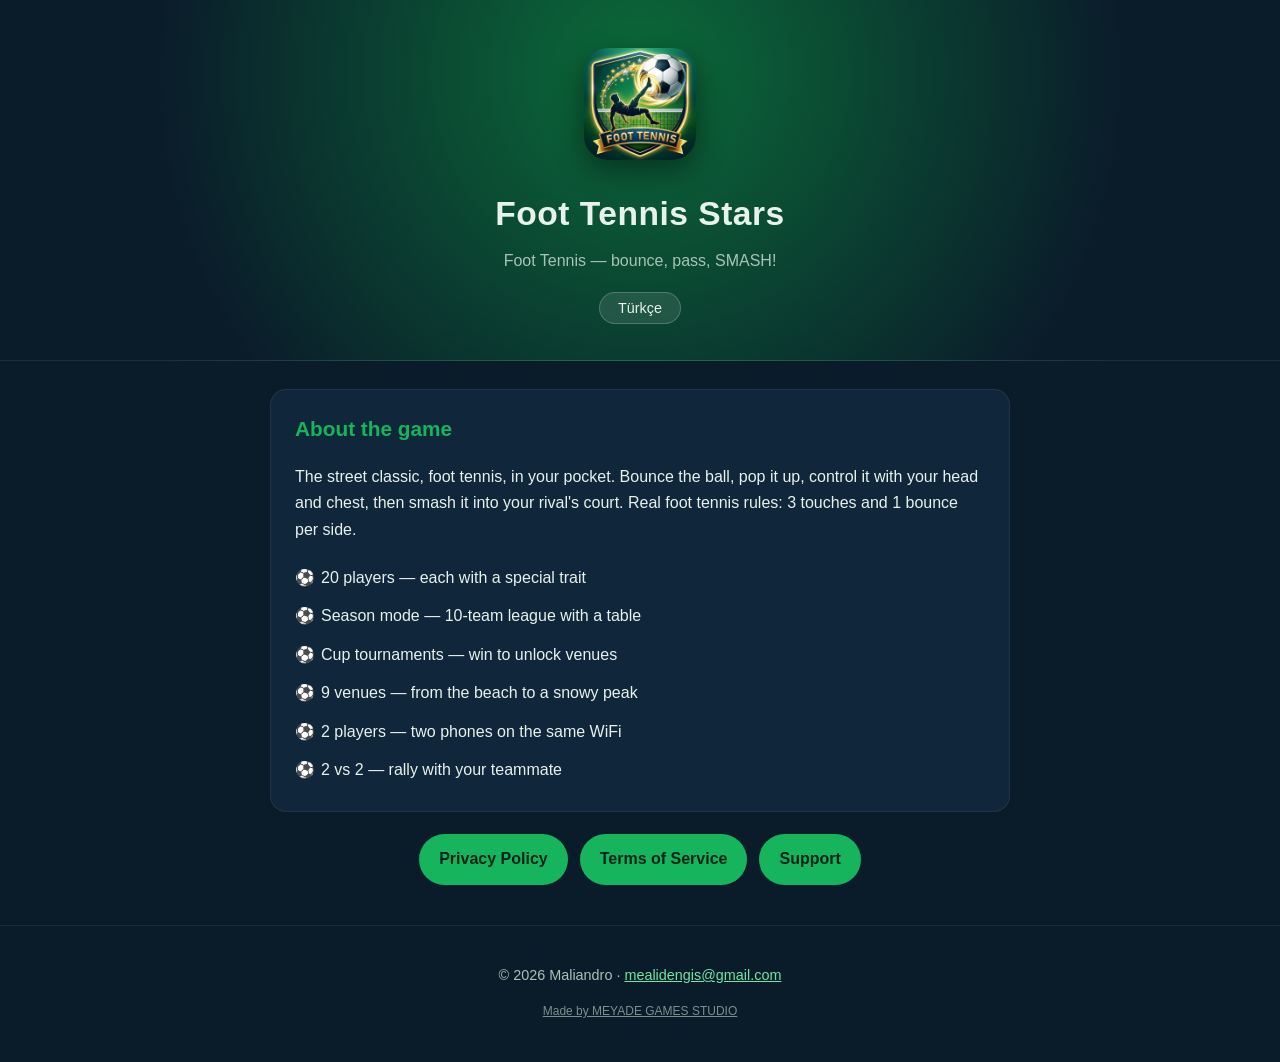
<file: index.html>
<!doctype html>
<html lang="tr">
<head>
<meta charset="utf-8">
<meta name="viewport" content="width=device-width, initial-scale=1">
<title>Foot Tennis Stars — Ayak Tenisi</title>
<meta name="description" content="Foot Tennis Stars: 3D ayak tenisi oyunu. 20 futbolcu, 9 mekan, sezon, kupalar ve 2 kişilik mod.">
<link rel="icon" href="icon.png">
<link rel="stylesheet" href="style.css">
</head>
<body>
<header class="hero">
  <img class="icon" src="icon.png" alt="Foot Tennis Stars">
  <h1>Foot Tennis Stars</h1>
  <p class="tag" data-tr="Ayak Tenisi — sektir, pasla, SMAÇLA!" data-en="Foot Tennis — bounce, pass, SMASH!">Ayak Tenisi — sektir, pasla, SMAÇLA!</p>
  <button id="lang" class="langbtn">English</button>
</header>

<main>
  <section class="card">
    <h2 data-tr="Oyun hakkında" data-en="About the game">Oyun hakkında</h2>
    <p data-tr="Sokakların klasiği ayak tenisi, cebinde. Topu sektir, kendine yükselt, kafan ve göğsünle kontrol et, sonra rakibin sahasına smaçla. Gerçek ayak tenisi kuralları: her tarafta 3 dokunuş, 1 sekme hakkı."
       data-en="The street classic, foot tennis, in your pocket. Bounce the ball, pop it up, control it with your head and chest, then smash it into your rival's court. Real foot tennis rules: 3 touches and 1 bounce per side.">
      Sokakların klasiği ayak tenisi, cebinde. Topu sektir, kendine yükselt, kafan ve göğsünle kontrol et, sonra rakibin sahasına smaçla. Gerçek ayak tenisi kuralları: her tarafta 3 dokunuş, 1 sekme hakkı.
    </p>
    <ul class="feat">
      <li data-tr="20 futbolcu — her birinin özel yeteneği var" data-en="20 players — each with a special trait"></li>
      <li data-tr="Sezon modu — 10 takımlı lig, puan tablosu" data-en="Season mode — 10-team league with a table"></li>
      <li data-tr="Kupa turnuvaları — kazan, yeni mekan aç" data-en="Cup tournaments — win to unlock venues"></li>
      <li data-tr="9 mekan — plajdan karlı dağa" data-en="9 venues — from the beach to a snowy peak"></li>
      <li data-tr="2 kişilik — aynı WiFi'de iki telefon" data-en="2 players — two phones on the same WiFi"></li>
      <li data-tr="2'ye 2 — takım arkadaşınla paslaş" data-en="2 vs 2 — rally with your teammate"></li>
    </ul>
  </section>

  <nav class="links">
    <a href="privacy.html" data-tr="Gizlilik Politikası" data-en="Privacy Policy">Gizlilik Politikası</a>
    <a href="terms.html" data-tr="Kullanım Şartları" data-en="Terms of Service">Kullanım Şartları</a>
    <a href="support.html" data-tr="Destek" data-en="Support">Destek</a>
  </nav>
</main>

<footer>
  <p>© 2026 Maliandro · <a href="mailto:mealidengis@gmail.com">mealidengis@gmail.com</a></p>
<div style="margin-top:8px;font-size:12px;opacity:.7"><a href="https://meyadegamesstudio.vercel.app" style="color:inherit">Made by MEYADE GAMES STUDIO</a></div></footer>
<script src="lang.js"></script>
</body>
</html>
</file>
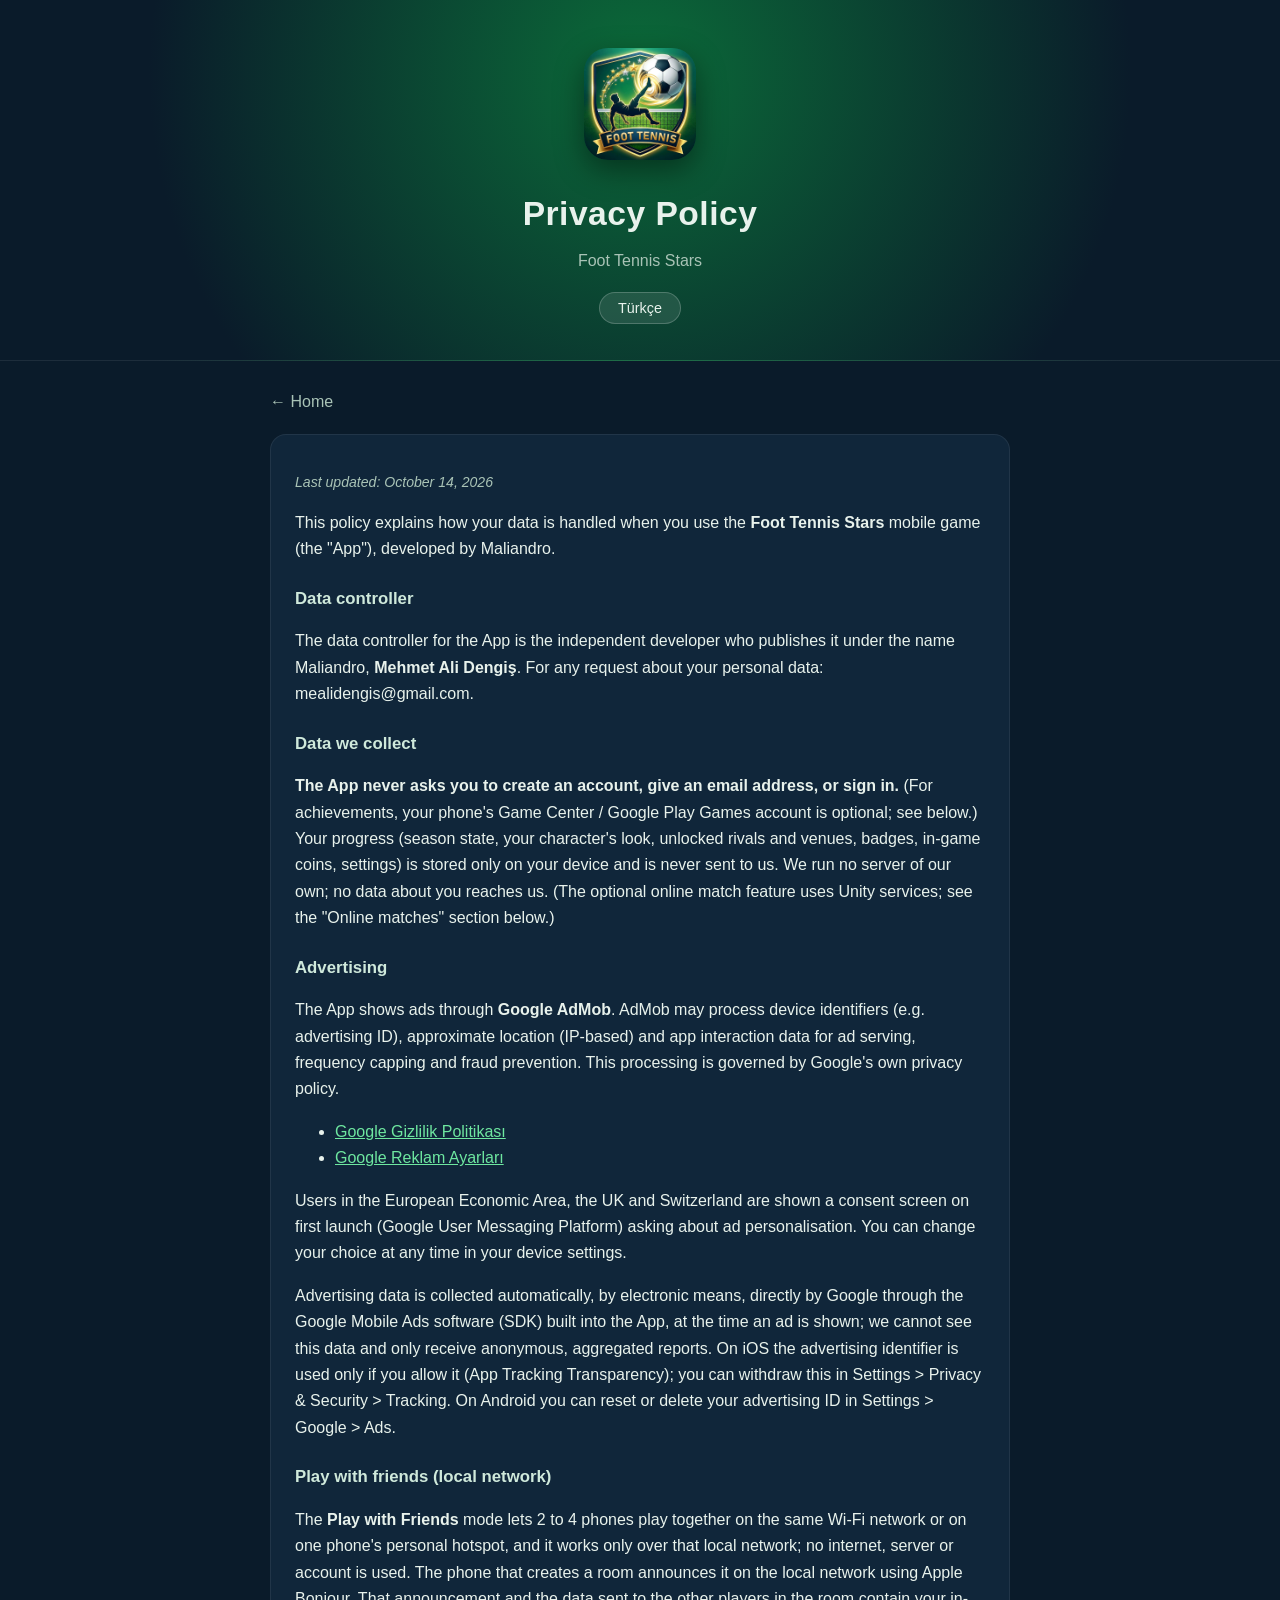
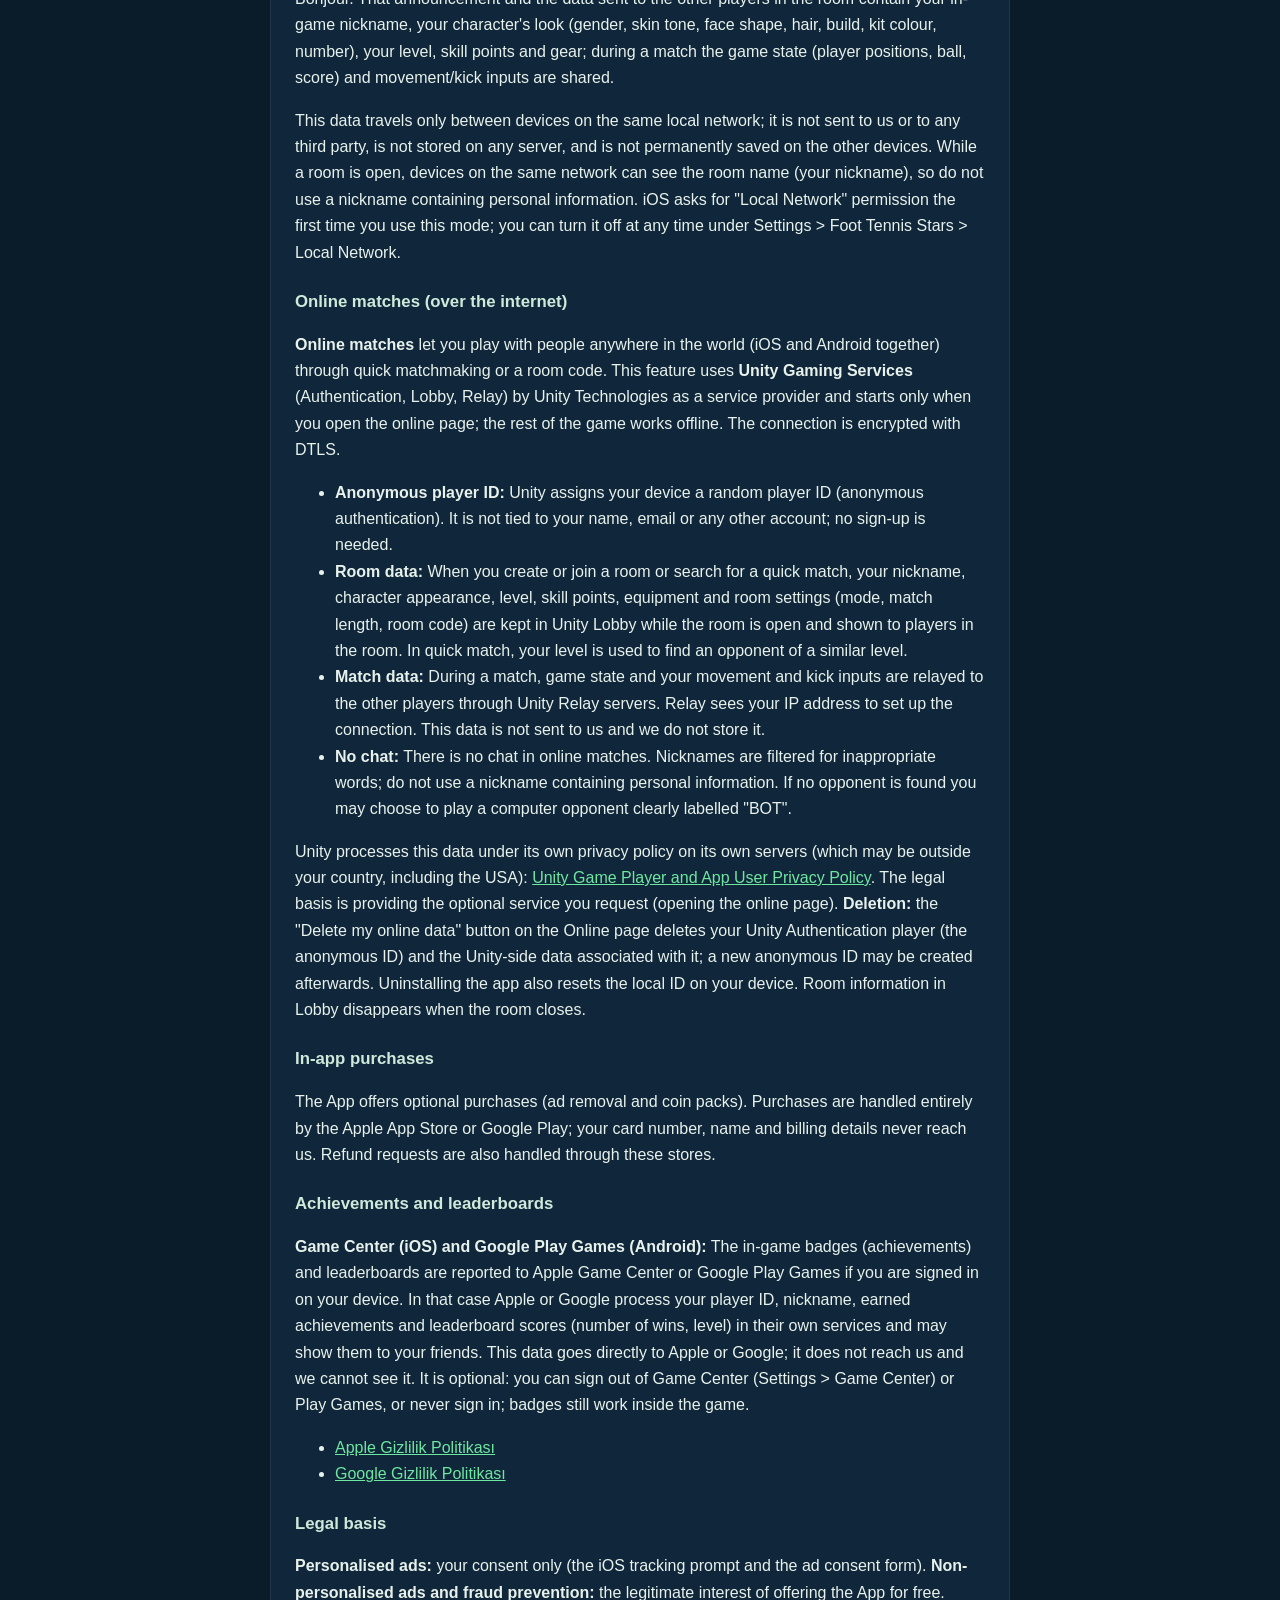
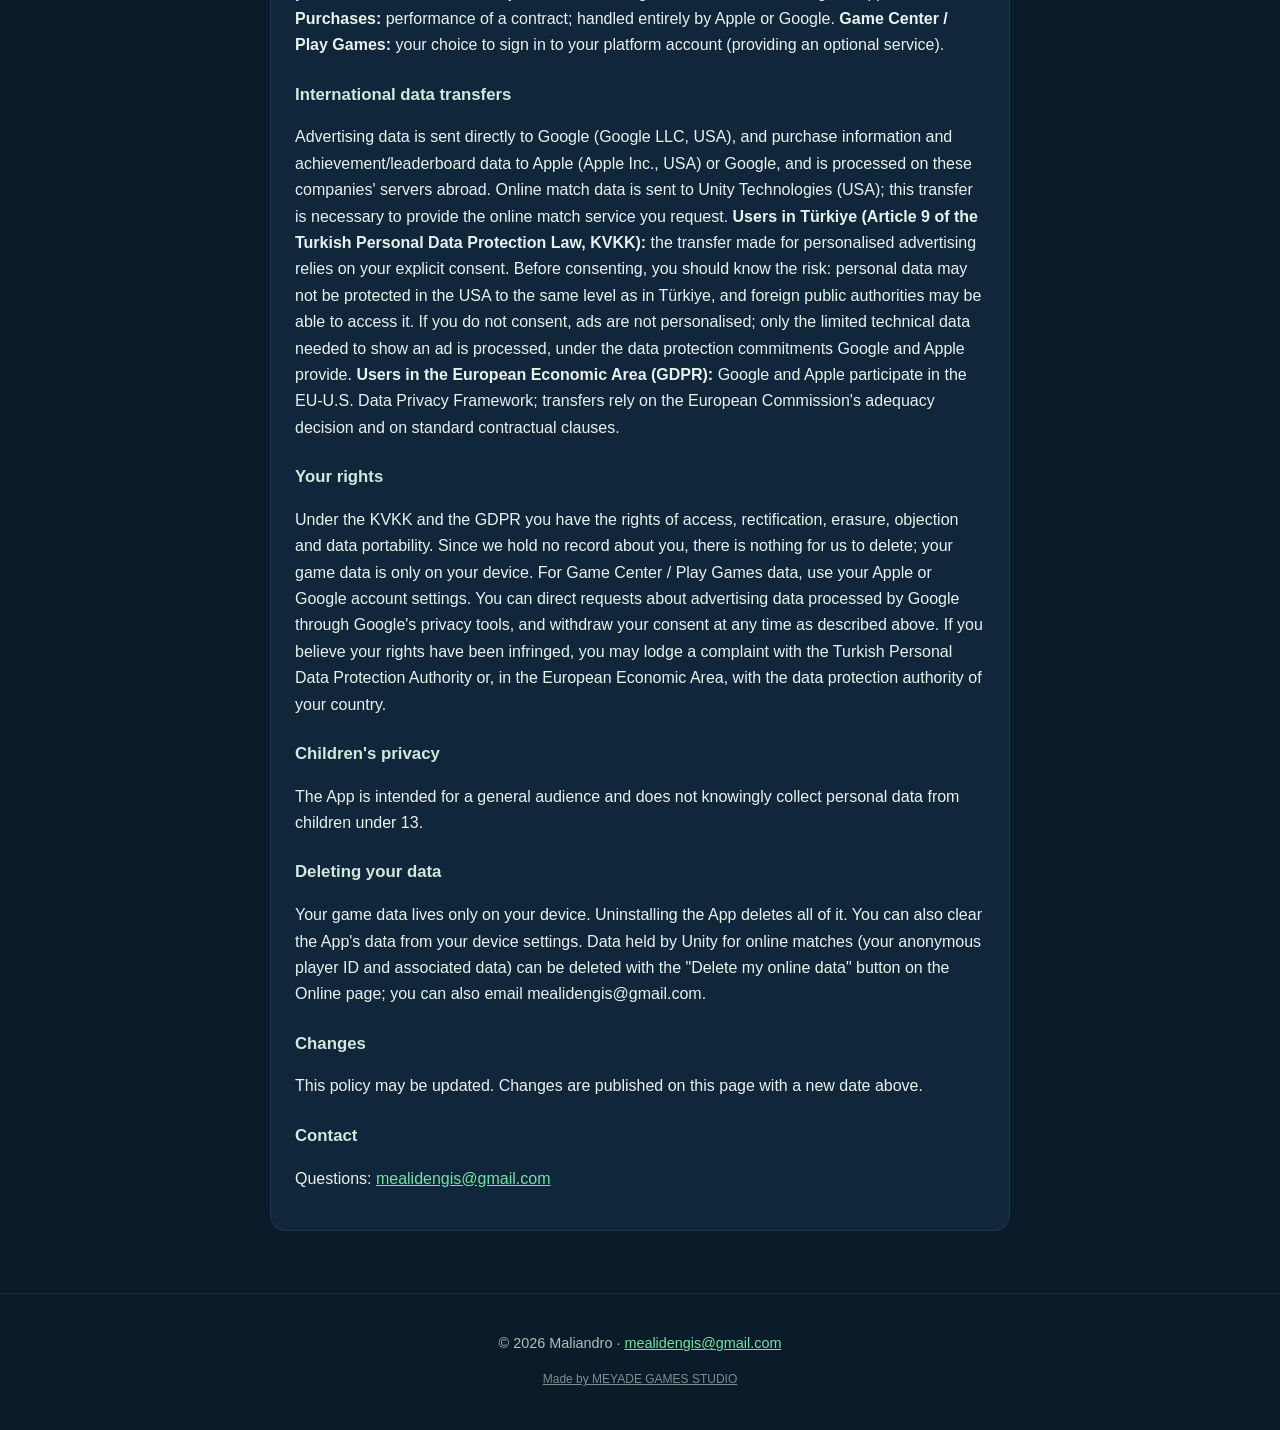
<file: privacy.html>
<!doctype html>
<html lang="tr">
<head>
<meta charset="utf-8">
<meta name="viewport" content="width=device-width, initial-scale=1">
<title>Gizlilik Politikası — Foot Tennis Stars</title>
<meta name="description" content="Foot Tennis Stars mobil oyununun gizlilik politikası. Privacy policy for the Foot Tennis Stars mobile game.">
<link rel="icon" href="icon.png">
<link rel="stylesheet" href="style.css">
</head>
<body>
<header class="hero">
  <img class="icon" src="icon.png" alt="Foot Tennis Stars">
  <h1 data-tr="Gizlilik Politikası" data-en="Privacy Policy">Gizlilik Politikası</h1>
  <p class="tag">Foot Tennis Stars</p>
  <button id="lang" class="langbtn">English</button>
</header>

<main>
  <a class="back" href="index.html" data-tr="← Ana sayfa" data-en="← Home">← Ana sayfa</a>
  <section class="card">
    <p class="updated" data-tr="Son güncelleme: 14 Ekim 2026" data-en="Last updated: October 14, 2026">Son güncelleme: 14 Ekim 2026</p>

    <p data-tr="Bu politika, <strong>Foot Tennis Stars</strong> mobil oyununu (&quot;Uygulama&quot;) kullanırken verilerinizin nasıl işlendiğini açıklar. Uygulama Maliandro tarafından geliştirilmiştir."
       data-en="This policy explains how your data is handled when you use the <strong>Foot Tennis Stars</strong> mobile game (the &quot;App&quot;), developed by Maliandro.">Bu politika, <strong>Foot Tennis Stars</strong> mobil oyununu ("Uygulama") kullanırken verilerinizin nasıl işlendiğini açıklar. Uygulama Maliandro tarafından geliştirilmiştir.</p>

    <h3 data-tr="Veri sorumlusu" data-en="Data controller">Veri sorumlusu</h3>
    <p data-tr="Uygulamanın veri sorumlusu, uygulamayı Maliandro adıyla yayımlayan bağımsız geliştirici <strong>Mehmet Ali Dengiş</strong>&#39;tir. Kişisel verilerinize ilişkin her türlü talep için: mealidengis@gmail.com."
       data-en="The data controller for the App is the independent developer who publishes it under the name Maliandro, <strong>Mehmet Ali Dengiş</strong>. For any request about your personal data: mealidengis@gmail.com.">Uygulamanın veri sorumlusu, uygulamayı Maliandro adıyla yayımlayan bağımsız geliştirici <strong>Mehmet Ali Dengiş</strong>&#39;tir. Kişisel verilerinize ilişkin her türlü talep için: mealidengis@gmail.com.</p>

    <h3 data-tr="Topladığımız veriler" data-en="Data we collect">Topladığımız veriler</h3>
    <p data-tr="<strong>Uygulama hesap açmanızı, e-posta vermenizi veya giriş yapmanızı istemez.</strong> (Başarımlar için telefonunuzdaki Game Center / Google Play Games hesabı isteğe bağlıdır; aşağıya bakın.) Oyun ilerlemeniz (sezon durumu, karakterinizin görünümü, açılan rakipler ve mekanlar, rozetler, oyun içi para, ayarlar) yalnızca cihazınızda saklanır ve bize gönderilmez. Geliştirici olarak kendi sunucumuz yoktur; sizinle ilgili hiçbir veri bize ulaşmaz. (İsteğe bağlı online maç özelliği Unity hizmetlerini kullanır; aşağıdaki &quot;Online maç&quot; bölümüne bakın.)"
       data-en="<strong>The App never asks you to create an account, give an email address, or sign in.</strong> (For achievements, your phone&#39;s Game Center / Google Play Games account is optional; see below.) Your progress (season state, your character&#39;s look, unlocked rivals and venues, badges, in-game coins, settings) is stored only on your device and is never sent to us. We run no server of our own; no data about you reaches us. (The optional online match feature uses Unity services; see the &quot;Online matches&quot; section below.)"><strong>Uygulama hesap açmanızı, e-posta vermenizi veya giriş yapmanızı istemez.</strong> (Başarımlar için telefonunuzdaki Game Center / Google Play Games hesabı isteğe bağlıdır; aşağıya bakın.) Oyun ilerlemeniz (sezon durumu, karakterinizin görünümü, açılan rakipler ve mekanlar, rozetler, oyun içi para, ayarlar) yalnızca cihazınızda saklanır ve bize gönderilmez. Geliştirici olarak kendi sunucumuz yoktur; sizinle ilgili hiçbir veri bize ulaşmaz. (İsteğe bağlı online maç özelliği Unity hizmetlerini kullanır; aşağıdaki &quot;Online maç&quot; bölümüne bakın.)</p>

    <h3 data-tr="Reklamlar" data-en="Advertising">Reklamlar</h3>
    <p data-tr="Uygulama, <strong>Google AdMob</strong> aracılığıyla reklam gösterir. AdMob; reklam sunumu, sıklık sınırlaması ve sahtecilik önleme amacıyla cihaz tanımlayıcılarını (ör. reklam kimliği), yaklaşık konum (IP tabanlı) ve uygulama etkileşim bilgilerini işleyebilir. Bu veriler Google tarafından kendi gizlilik politikası kapsamında işlenir."
       data-en="The App shows ads through <strong>Google AdMob</strong>. AdMob may process device identifiers (e.g. advertising ID), approximate location (IP-based) and app interaction data for ad serving, frequency capping and fraud prevention. This processing is governed by Google's own privacy policy.">Uygulama, <strong>Google AdMob</strong> aracılığıyla reklam gösterir. AdMob; reklam sunumu, sıklık sınırlaması ve sahtecilik önleme amacıyla cihaz tanımlayıcılarını (ör. reklam kimliği), yaklaşık konum (IP tabanlı) ve uygulama etkileşim bilgilerini işleyebilir. Bu veriler Google tarafından kendi gizlilik politikası kapsamında işlenir.</p>
    <ul>
      <li><a href="https://policies.google.com/privacy" target="_blank" rel="noopener">Google Gizlilik Politikası</a></li>
      <li><a href="https://adssettings.google.com" target="_blank" rel="noopener">Google Reklam Ayarları</a></li>
    </ul>
    <p data-tr="Avrupa Ekonomik Alanı, Birleşik Krallık ve İsviçre'deki kullanıcılara, ilk açılışta reklam kişiselleştirme tercihlerini soran bir onay ekranı gösterilir (Google User Messaging Platform). Tercihinizi cihaz ayarlarından dilediğiniz zaman değiştirebilirsiniz."
       data-en="Users in the European Economic Area, the UK and Switzerland are shown a consent screen on first launch (Google User Messaging Platform) asking about ad personalisation. You can change your choice at any time in your device settings.">Avrupa Ekonomik Alanı, Birleşik Krallık ve İsviçre'deki kullanıcılara, ilk açılışta reklam kişiselleştirme tercihlerini soran bir onay ekranı gösterilir (Google User Messaging Platform). Tercihinizi cihaz ayarlarından dilediğiniz zaman değiştirebilirsiniz.</p>

    <p data-tr="Reklam verileri, uygulamaya gömülü Google Mobile Ads yazılımı (SDK) aracılığıyla, elektronik ortamda ve otomatik yolla, reklam gösterildiği sırada doğrudan Google tarafından toplanır; bu verileri biz göremeyiz, bize yalnızca kimliksiz ve toplu raporlar ulaşır. iOS&#39;ta reklam kimliği yalnızca izin verirseniz kullanılır (App Tracking Transparency); izni Ayarlar &gt; Gizlilik ve Güvenlik &gt; İzleme bölümünden geri alabilirsiniz. Android&#39;de reklam kimliğinizi Ayarlar &gt; Google &gt; Reklamlar bölümünden sıfırlayabilir veya silebilirsiniz."
       data-en="Advertising data is collected automatically, by electronic means, directly by Google through the Google Mobile Ads software (SDK) built into the App, at the time an ad is shown; we cannot see this data and only receive anonymous, aggregated reports. On iOS the advertising identifier is used only if you allow it (App Tracking Transparency); you can withdraw this in Settings &gt; Privacy &amp; Security &gt; Tracking. On Android you can reset or delete your advertising ID in Settings &gt; Google &gt; Ads.">Reklam verileri, uygulamaya gömülü Google Mobile Ads yazılımı (SDK) aracılığıyla, elektronik ortamda ve otomatik yolla, reklam gösterildiği sırada doğrudan Google tarafından toplanır; bu verileri biz göremeyiz, bize yalnızca kimliksiz ve toplu raporlar ulaşır. iOS&#39;ta reklam kimliği yalnızca izin verirseniz kullanılır (App Tracking Transparency); izni Ayarlar &gt; Gizlilik ve Güvenlik &gt; İzleme bölümünden geri alabilirsiniz. Android&#39;de reklam kimliğinizi Ayarlar &gt; Google &gt; Reklamlar bölümünden sıfırlayabilir veya silebilirsiniz.</p>

    <h3 data-tr="Arkadaşla oyna (yerel ağ)" data-en="Play with friends (local network)">Arkadaşla oyna (yerel ağ)</h3>
    <p data-tr="<strong>Arkadaşla Oyna</strong> modu, 2 ila 4 telefonun aynı WiFi ağında ya da bir telefonun kişisel erişim noktasında birlikte oynamasını sağlar ve yalnızca bu yerel ağ üzerinden çalışır; internet, sunucu veya hesap kullanılmaz. Oda kuran telefon odayı yerel ağda Apple Bonjour ile duyurur. Bu duyuruda ve odadaki diğer oyunculara giden verilerde oyun içi takma adınız, karakterinizin görünümü (cinsiyet, ten rengi, yüz tipi, saç, vücut yapısı, forma rengi, numara), seviyeniz, yetenek puanlarınız ve ekipmanınız bulunur; maç sırasında oyun durumu (oyuncu konumları, top, skor) ve hareket/vuruş girdileri paylaşılır."
       data-en="The <strong>Play with Friends</strong> mode lets 2 to 4 phones play together on the same Wi-Fi network or on one phone&#39;s personal hotspot, and it works only over that local network; no internet, server or account is used. The phone that creates a room announces it on the local network using Apple Bonjour. That announcement and the data sent to the other players in the room contain your in-game nickname, your character&#39;s look (gender, skin tone, face shape, hair, build, kit colour, number), your level, skill points and gear; during a match the game state (player positions, ball, score) and movement/kick inputs are shared."><strong>Arkadaşla Oyna</strong> modu, 2 ila 4 telefonun aynı WiFi ağında ya da bir telefonun kişisel erişim noktasında birlikte oynamasını sağlar ve yalnızca bu yerel ağ üzerinden çalışır; internet, sunucu veya hesap kullanılmaz. Oda kuran telefon odayı yerel ağda Apple Bonjour ile duyurur. Bu duyuruda ve odadaki diğer oyunculara giden verilerde oyun içi takma adınız, karakterinizin görünümü (cinsiyet, ten rengi, yüz tipi, saç, vücut yapısı, forma rengi, numara), seviyeniz, yetenek puanlarınız ve ekipmanınız bulunur; maç sırasında oyun durumu (oyuncu konumları, top, skor) ve hareket/vuruş girdileri paylaşılır.</p>
    <p data-tr="Bu veriler yalnızca aynı yerel ağdaki cihazlar arasında gider; bize ya da üçüncü taraflara gönderilmez, hiçbir sunucuda saklanmaz ve diğer cihazlarda kalıcı olarak kaydedilmez. Oda açıkken aynı ağdaki cihazlar oda adını (takma adınızı) görebilir; kişisel bilgi içeren bir takma ad kullanmayın. iOS bu mod için ilk kullanımda &quot;Yerel Ağ&quot; izni ister; izni Ayarlar &gt; Foot Tennis Stars &gt; Yerel Ağ bölümünden dilediğiniz zaman kapatabilirsiniz."
       data-en="This data travels only between devices on the same local network; it is not sent to us or to any third party, is not stored on any server, and is not permanently saved on the other devices. While a room is open, devices on the same network can see the room name (your nickname), so do not use a nickname containing personal information. iOS asks for &quot;Local Network&quot; permission the first time you use this mode; you can turn it off at any time under Settings &gt; Foot Tennis Stars &gt; Local Network.">Bu veriler yalnızca aynı yerel ağdaki cihazlar arasında gider; bize ya da üçüncü taraflara gönderilmez, hiçbir sunucuda saklanmaz ve diğer cihazlarda kalıcı olarak kaydedilmez. Oda açıkken aynı ağdaki cihazlar oda adını (takma adınızı) görebilir; kişisel bilgi içeren bir takma ad kullanmayın. iOS bu mod için ilk kullanımda "Yerel Ağ" izni ister; izni Ayarlar &gt; Foot Tennis Stars &gt; Yerel Ağ bölümünden dilediğiniz zaman kapatabilirsiniz.</p>

    <h3 data-tr="Online maç (internet üzerinden)" data-en="Online matches (over the internet)">Online maç (internet üzerinden)</h3>
    <p data-tr="<strong>Online maç</strong>, dünyanın herhangi bir yerindeki oyuncularla (iOS ve Android birlikte) hızlı eşleşme ya da oda koduyla oynamanızı sağlar. Bu özellik, Unity Technologies&#39;in <strong>Unity Gaming Services</strong> hizmetlerini (Authentication, Lobby, Relay) hizmet sağlayıcı olarak kullanır ve yalnızca online sayfasını açtığınızda başlar; oyunun geri kalanı internetsiz çalışır. Bağlantı DTLS ile şifrelenir."
       data-en="<strong>Online matches</strong> let you play with people anywhere in the world (iOS and Android together) through quick matchmaking or a room code. This feature uses <strong>Unity Gaming Services</strong> (Authentication, Lobby, Relay) by Unity Technologies as a service provider and starts only when you open the online page; the rest of the game works offline. The connection is encrypted with DTLS."><strong>Online maç</strong>, dünyanın herhangi bir yerindeki oyuncularla (iOS ve Android birlikte) hızlı eşleşme ya da oda koduyla oynamanızı sağlar. Bu özellik, Unity Technologies&#39;in <strong>Unity Gaming Services</strong> hizmetlerini (Authentication, Lobby, Relay) hizmet sağlayıcı olarak kullanır ve yalnızca online sayfasını açtığınızda başlar; oyunun geri kalanı internetsiz çalışır. Bağlantı DTLS ile şifrelenir.</p>
    <ul>
      <li data-tr="<strong>Anonim oyuncu kimliği:</strong> Unity, cihazınıza rastgele bir oyuncu kimliği verir (anonim kimlik doğrulama). Adınız, e-postanız ya da başka bir hesapla ilişkili değildir; hesap açmanız gerekmez."
          data-en="<strong>Anonymous player ID:</strong> Unity assigns your device a random player ID (anonymous authentication). It is not tied to your name, email or any other account; no sign-up is needed."><strong>Anonim oyuncu kimliği:</strong> Unity, cihazınıza rastgele bir oyuncu kimliği verir (anonim kimlik doğrulama). Adınız, e-postanız ya da başka bir hesapla ilişkili değildir; hesap açmanız gerekmez.</li>
      <li data-tr="<strong>Oda bilgisi:</strong> Oda açtığınızda, katıldığınızda ya da hızlı eşleşme aradığınızda takma adınız, karakterinizin görünümü, seviyeniz, yetenek puanlarınız, ekipmanınız ve oda ayarları (mod, maç sayısı, oda kodu) oda açık kaldığı sürece Unity Lobby&#39;de tutulur ve odadaki oyunculara gösterilir. Hızlı eşleşmede seviyenize yakın rakip bulmak için seviyeniz kullanılır."
          data-en="<strong>Room data:</strong> When you create or join a room or search for a quick match, your nickname, character appearance, level, skill points, equipment and room settings (mode, match length, room code) are kept in Unity Lobby while the room is open and shown to players in the room. In quick match, your level is used to find an opponent of a similar level."><strong>Oda bilgisi:</strong> Oda açtığınızda, katıldığınızda ya da hızlı eşleşme aradığınızda takma adınız, karakterinizin görünümü, seviyeniz, yetenek puanlarınız, ekipmanınız ve oda ayarları (mod, maç sayısı, oda kodu) oda açık kaldığı sürece Unity Lobby&#39;de tutulur ve odadaki oyunculara gösterilir. Hızlı eşleşmede seviyenize yakın rakip bulmak için seviyeniz kullanılır.</li>
      <li data-tr="<strong>Maç verisi:</strong> Maç sırasında oyun durumu ile hareket ve vuruş girdileriniz Unity Relay sunucuları üzerinden diğer oyunculara iletilir. Relay, bağlantıyı kurmak için IP adresinizi görür. Bu veriler bize gönderilmez ve tarafımızdan saklanmaz."
          data-en="<strong>Match data:</strong> During a match, game state and your movement and kick inputs are relayed to the other players through Unity Relay servers. Relay sees your IP address to set up the connection. This data is not sent to us and we do not store it."><strong>Maç verisi:</strong> Maç sırasında oyun durumu ile hareket ve vuruş girdileriniz Unity Relay sunucuları üzerinden diğer oyunculara iletilir. Relay, bağlantıyı kurmak için IP adresinizi görür. Bu veriler bize gönderilmez ve tarafımızdan saklanmaz.</li>
      <li data-tr="<strong>Sohbet yok:</strong> Online maçta sohbet yoktur. Takma adlar uygunsuz sözcüklere karşı filtrelenir; kişisel bilgi içeren bir takma ad kullanmayın. Rakip bulunamazsa isterseniz açıkça &quot;BOT&quot; olarak işaretli bir bilgisayar rakiple oynarsınız."
          data-en="<strong>No chat:</strong> There is no chat in online matches. Nicknames are filtered for inappropriate words; do not use a nickname containing personal information. If no opponent is found you may choose to play a computer opponent clearly labelled &quot;BOT&quot;."><strong>Sohbet yok:</strong> Online maçta sohbet yoktur. Takma adlar uygunsuz sözcüklere karşı filtrelenir; kişisel bilgi içeren bir takma ad kullanmayın. Rakip bulunamazsa isterseniz açıkça &quot;BOT&quot; olarak işaretli bir bilgisayar rakiple oynarsınız.</li>
    </ul>
    <p data-tr="Unity bu verileri kendi gizlilik politikasına göre, kendi sunucularında (ABD dahil yurt dışında olabilir) işler: <a href=&#39;https://unity.com/legal/game-player-and-app-user-privacy-policy&#39; target=&#39;_blank&#39; rel=&#39;noopener&#39;>Unity Oyuncu ve Uygulama Kullanıcısı Gizlilik Politikası</a>. Hukuki dayanak, talep ettiğiniz isteğe bağlı hizmetin sunulmasıdır (online sayfasını açmanız). <strong>Silme:</strong> Online sayfasındaki &quot;Online verilerimi sil&quot; düğmesi, Unity Authentication oyuncu kaydınızı (anonim kimlik) ve ona bağlı Unity tarafı verileri siler; ardından yeni bir anonim kimlik üretilebilir. Uygulamayı silmek de cihazdaki yerel kimliği sıfırlar. Lobby&#39;deki oda bilgileri oda kapanınca kalkar."
       data-en="Unity processes this data under its own privacy policy on its own servers (which may be outside your country, including the USA): <a href=&#39;https://unity.com/legal/game-player-and-app-user-privacy-policy&#39; target=&#39;_blank&#39; rel=&#39;noopener&#39;>Unity Game Player and App User Privacy Policy</a>. The legal basis is providing the optional service you request (opening the online page). <strong>Deletion:</strong> the &quot;Delete my online data&quot; button on the Online page deletes your Unity Authentication player (the anonymous ID) and the Unity-side data associated with it; a new anonymous ID may be created afterwards. Uninstalling the app also resets the local ID on your device. Room information in Lobby disappears when the room closes.">Unity bu verileri kendi gizlilik politikasına göre, kendi sunucularında (ABD dahil yurt dışında olabilir) işler: <a href='https://unity.com/legal/game-player-and-app-user-privacy-policy' target='_blank' rel='noopener'>Unity Oyuncu ve Uygulama Kullanıcısı Gizlilik Politikası</a>. Hukuki dayanak, talep ettiğiniz isteğe bağlı hizmetin sunulmasıdır (online sayfasını açmanız). <strong>Silme:</strong> Online sayfasındaki &quot;Online verilerimi sil&quot; düğmesi, Unity Authentication oyuncu kaydınızı (anonim kimlik) ve ona bağlı Unity tarafı verileri siler; ardından yeni bir anonim kimlik üretilebilir. Uygulamayı silmek de cihazdaki yerel kimliği sıfırlar. Lobby'deki oda bilgileri oda kapanınca kalkar.</p>

    <h3 data-tr="Uygulama içi satın alımlar" data-en="In-app purchases">Uygulama içi satın alımlar</h3>
    <p data-tr="Uygulama isteğe bağlı satın alımlar sunar (reklamları kaldırma ve altın paketleri). Satın alımlar tamamen Apple App Store veya Google Play tarafından işlenir; kart numaranız, adınız ve fatura bilgileriniz bize ulaşmaz. İade talepleri de bu mağazalar üzerinden yürütülür."
       data-en="The App offers optional purchases (ad removal and coin packs). Purchases are handled entirely by the Apple App Store or Google Play; your card number, name and billing details never reach us. Refund requests are also handled through these stores.">Uygulama isteğe bağlı satın alımlar sunar (reklamları kaldırma ve altın paketleri). Satın alımlar tamamen Apple App Store veya Google Play tarafından işlenir; kart numaranız, adınız ve fatura bilgileriniz bize ulaşmaz. İade talepleri de bu mağazalar üzerinden yürütülür.</p>

    <h3 data-tr="Başarımlar ve lider tabloları" data-en="Achievements and leaderboards">Başarımlar ve lider tabloları</h3>
    <p data-tr="<strong>Game Center (iOS) ve Google Play Games (Android):</strong> Oyundaki rozetler (başarımlar) ve lider tabloları, cihazınızda oturum açılmışsa Apple Game Center&#39;a veya Google Play Games&#39;e bildirilir. Bu durumda Apple ya da Google; oyuncu kimliğinizi, takma adınızı, kazandığınız başarımları ve lider tablosu puanlarınızı (galibiyet sayısı, seviye) kendi hizmetlerinde işler ve arkadaşlarınıza gösterebilir. Bu veriler doğrudan Apple veya Google&#39;a gider; bize ulaşmaz ve biz göremeyiz. Kullanım isteğe bağlıdır: Game Center&#39;dan (Ayarlar &gt; Game Center) veya Play Games&#39;ten çıkış yapabilir ya da oturum açmayabilirsiniz; rozetler oyunun içinde yine çalışır."
       data-en="<strong>Game Center (iOS) and Google Play Games (Android):</strong> The in-game badges (achievements) and leaderboards are reported to Apple Game Center or Google Play Games if you are signed in on your device. In that case Apple or Google process your player ID, nickname, earned achievements and leaderboard scores (number of wins, level) in their own services and may show them to your friends. This data goes directly to Apple or Google; it does not reach us and we cannot see it. It is optional: you can sign out of Game Center (Settings &gt; Game Center) or Play Games, or never sign in; badges still work inside the game."><strong>Game Center (iOS) ve Google Play Games (Android):</strong> Oyundaki rozetler (başarımlar) ve lider tabloları, cihazınızda oturum açılmışsa Apple Game Center&#39;a veya Google Play Games&#39;e bildirilir. Bu durumda Apple ya da Google; oyuncu kimliğinizi, takma adınızı, kazandığınız başarımları ve lider tablosu puanlarınızı (galibiyet sayısı, seviye) kendi hizmetlerinde işler ve arkadaşlarınıza gösterebilir. Bu veriler doğrudan Apple veya Google&#39;a gider; bize ulaşmaz ve biz göremeyiz. Kullanım isteğe bağlıdır: Game Center&#39;dan (Ayarlar &gt; Game Center) veya Play Games&#39;ten çıkış yapabilir ya da oturum açmayabilirsiniz; rozetler oyunun içinde yine çalışır.</p>
    <ul>
      <li><a href="https://www.apple.com/legal/privacy/" target="_blank" rel="noopener">Apple Gizlilik Politikası</a></li>
      <li><a href="https://policies.google.com/privacy" target="_blank" rel="noopener">Google Gizlilik Politikası</a></li>
    </ul>

    <h3 data-tr="Hukuki dayanak" data-en="Legal basis">Hukuki dayanak</h3>
    <p data-tr="<strong>Kişiselleştirilmiş reklam:</strong> yalnızca açık rızanız (iOS izleme izni ve reklam onayı formu). <strong>Kişiselleştirilmemiş reklam ve sahtecilik önleme:</strong> uygulamanın ücretsiz sunulabilmesine yönelik meşru menfaat. <strong>Satın alımlar:</strong> sözleşmenin ifası; tamamen Apple veya Google tarafından yürütülür. <strong>Game Center / Play Games:</strong> platform hesabınızda oturum açarak verdiğiniz tercih (isteğe bağlı hizmetin sunulması)."
       data-en="<strong>Personalised ads:</strong> your consent only (the iOS tracking prompt and the ad consent form). <strong>Non-personalised ads and fraud prevention:</strong> the legitimate interest of offering the App for free. <strong>Purchases:</strong> performance of a contract; handled entirely by Apple or Google. <strong>Game Center / Play Games:</strong> your choice to sign in to your platform account (providing an optional service)."><strong>Kişiselleştirilmiş reklam:</strong> yalnızca açık rızanız (iOS izleme izni ve reklam onayı formu). <strong>Kişiselleştirilmemiş reklam ve sahtecilik önleme:</strong> uygulamanın ücretsiz sunulabilmesine yönelik meşru menfaat. <strong>Satın alımlar:</strong> sözleşmenin ifası; tamamen Apple veya Google tarafından yürütülür. <strong>Game Center / Play Games:</strong> platform hesabınızda oturum açarak verdiğiniz tercih (isteğe bağlı hizmetin sunulması).</p>

    <h3 data-tr="Verilerin yurt dışına aktarılması" data-en="International data transfers">Verilerin yurt dışına aktarılması</h3>
    <p data-tr="Reklam verileri doğrudan Google&#39;a (Google LLC, ABD), satın alma bilgileri ve başarım/lider tablosu verileri Apple&#39;a (Apple Inc., ABD) veya Google&#39;a iletilir ve bu şirketlerin yurt dışındaki sunucularında işlenir. Online maç verileri Unity Technologies&#39;e (ABD) iletilir; bu aktarım, talep ettiğiniz online maç hizmetinin sunulması için gereklidir. <strong>Türkiye&#39;deki kullanıcılar (KVKK m. 9):</strong> kişiselleştirilmiş reklam için yapılan aktarım açık rızanıza dayanır. Rıza vermeden önce bilmeniz gereken risk şudur: ABD&#39;de kişisel veriler Türkiye&#39;dekiyle aynı düzeyde korunmayabilir ve yabancı kamu makamlarının bu verilere erişimi mümkün olabilir. Rıza vermezseniz reklamlar kişiselleştirilmez; yalnızca reklamın gösterilmesi için gereken sınırlı teknik veri, Google ve Apple&#39;ın sunduğu veri koruma taahhütleri çerçevesinde işlenir. <strong>Avrupa Ekonomik Alanı&#39;ndaki kullanıcılar (GDPR):</strong> Google ve Apple, AB-ABD Veri Gizliliği Çerçevesi&#39;ne katılmıştır; aktarımlar Avrupa Komisyonu yeterlilik kararına ve standart sözleşme hükümlerine dayanır."
       data-en="Advertising data is sent directly to Google (Google LLC, USA), and purchase information and achievement/leaderboard data to Apple (Apple Inc., USA) or Google, and is processed on these companies&#39; servers abroad. Online match data is sent to Unity Technologies (USA); this transfer is necessary to provide the online match service you request. <strong>Users in Türkiye (Article 9 of the Turkish Personal Data Protection Law, KVKK):</strong> the transfer made for personalised advertising relies on your explicit consent. Before consenting, you should know the risk: personal data may not be protected in the USA to the same level as in Türkiye, and foreign public authorities may be able to access it. If you do not consent, ads are not personalised; only the limited technical data needed to show an ad is processed, under the data protection commitments Google and Apple provide. <strong>Users in the European Economic Area (GDPR):</strong> Google and Apple participate in the EU-U.S. Data Privacy Framework; transfers rely on the European Commission&#39;s adequacy decision and on standard contractual clauses.">Reklam verileri doğrudan Google&#39;a (Google LLC, ABD), satın alma bilgileri ve başarım/lider tablosu verileri Apple&#39;a (Apple Inc., ABD) veya Google&#39;a iletilir ve bu şirketlerin yurt dışındaki sunucularında işlenir. Online maç verileri Unity Technologies&#39;e (ABD) iletilir; bu aktarım, talep ettiğiniz online maç hizmetinin sunulması için gereklidir. <strong>Türkiye&#39;deki kullanıcılar (KVKK m. 9):</strong> kişiselleştirilmiş reklam için yapılan aktarım açık rızanıza dayanır. Rıza vermeden önce bilmeniz gereken risk şudur: ABD&#39;de kişisel veriler Türkiye&#39;dekiyle aynı düzeyde korunmayabilir ve yabancı kamu makamlarının bu verilere erişimi mümkün olabilir. Rıza vermezseniz reklamlar kişiselleştirilmez; yalnızca reklamın gösterilmesi için gereken sınırlı teknik veri, Google ve Apple&#39;ın sunduğu veri koruma taahhütleri çerçevesinde işlenir. <strong>Avrupa Ekonomik Alanı&#39;ndaki kullanıcılar (GDPR):</strong> Google ve Apple, AB-ABD Veri Gizliliği Çerçevesi&#39;ne katılmıştır; aktarımlar Avrupa Komisyonu yeterlilik kararına ve standart sözleşme hükümlerine dayanır.</p>

    <h3 data-tr="Haklarınız" data-en="Your rights">Haklarınız</h3>
    <p data-tr="KVKK ve GDPR kapsamında erişim, düzeltme, silme, işlemeye itiraz ve veri taşınabilirliği haklarınız vardır. Geliştirici olarak bizde sizinle ilgili bir kayıt bulunmadığından silinecek bir veri yoktur; oyun verileriniz yalnızca cihazınızdadır. Game Center / Play Games verileriniz için Apple veya Google&#39;ın hesap ayarlarını kullanabilirsiniz. Google&#39;ın işlediği reklam verilerine ilişkin taleplerinizi Google&#39;ın gizlilik araçlarıyla iletebilir, rızanızı yukarıda anlatıldığı gibi her an geri alabilirsiniz. Haklarınızın ihlal edildiğini düşünüyorsanız Türkiye&#39;de Kişisel Verileri Koruma Kurumu&#39;na, Avrupa Ekonomik Alanı&#39;nda bulunduğunuz ülkenin veri koruma otoritesine şikâyette bulunabilirsiniz."
       data-en="Under the KVKK and the GDPR you have the rights of access, rectification, erasure, objection and data portability. Since we hold no record about you, there is nothing for us to delete; your game data is only on your device. For Game Center / Play Games data, use your Apple or Google account settings. You can direct requests about advertising data processed by Google through Google&#39;s privacy tools, and withdraw your consent at any time as described above. If you believe your rights have been infringed, you may lodge a complaint with the Turkish Personal Data Protection Authority or, in the European Economic Area, with the data protection authority of your country.">KVKK ve GDPR kapsamında erişim, düzeltme, silme, işlemeye itiraz ve veri taşınabilirliği haklarınız vardır. Geliştirici olarak bizde sizinle ilgili bir kayıt bulunmadığından silinecek bir veri yoktur; oyun verileriniz yalnızca cihazınızdadır. Game Center / Play Games verileriniz için Apple veya Google&#39;ın hesap ayarlarını kullanabilirsiniz. Google&#39;ın işlediği reklam verilerine ilişkin taleplerinizi Google&#39;ın gizlilik araçlarıyla iletebilir, rızanızı yukarıda anlatıldığı gibi her an geri alabilirsiniz. Haklarınızın ihlal edildiğini düşünüyorsanız Türkiye&#39;de Kişisel Verileri Koruma Kurumu&#39;na, Avrupa Ekonomik Alanı&#39;nda bulunduğunuz ülkenin veri koruma otoritesine şikâyette bulunabilirsiniz.</p>

    <h3 data-tr="Çocukların gizliliği" data-en="Children's privacy">Çocukların gizliliği</h3>
    <p data-tr="Uygulama genel kitleye yöneliktir ve bilerek 13 yaşın altındaki çocuklardan kişisel veri toplamaz."
       data-en="The App is intended for a general audience and does not knowingly collect personal data from children under 13.">Uygulama genel kitleye yöneliktir ve bilerek 13 yaşın altındaki çocuklardan kişisel veri toplamaz.</p>

    <h3 data-tr="Verilerinizin silinmesi" data-en="Deleting your data">Verilerinizin silinmesi</h3>
    <p data-tr="Oyun verileriniz yalnızca cihazınızdadır. Uygulamayı kaldırdığınızda tamamı silinir. Ayrıca cihaz ayarlarından uygulamanın verilerini temizleyebilirsiniz. Online maç için Unity tarafında tutulan verilerinizi (anonim oyuncu kimliğiniz ve ona bağlı veriler) Online sayfasındaki &quot;Online verilerimi sil&quot; düğmesiyle silebilirsiniz; ayrıca mealidengis@gmail.com adresine yazabilirsiniz."
       data-en="Your game data lives only on your device. Uninstalling the App deletes all of it. You can also clear the App's data from your device settings. Data held by Unity for online matches (your anonymous player ID and associated data) can be deleted with the &quot;Delete my online data&quot; button on the Online page; you can also email mealidengis@gmail.com.">Oyun verileriniz yalnızca cihazınızdadır. Uygulamayı kaldırdığınızda tamamı silinir. Ayrıca cihaz ayarlarından uygulamanın verilerini temizleyebilirsiniz. Online maç için Unity tarafında tutulan verilerinizi (anonim oyuncu kimliğiniz ve ona bağlı veriler) Online sayfasındaki &quot;Online verilerimi sil&quot; düğmesiyle silebilirsiniz; ayrıca mealidengis@gmail.com adresine yazabilirsiniz.</p>

    <h3 data-tr="Değişiklikler" data-en="Changes">Değişiklikler</h3>
    <p data-tr="Bu politika güncellenebilir. Değişiklikler bu sayfada yayımlanır ve üstteki tarih güncellenir."
       data-en="This policy may be updated. Changes are published on this page with a new date above.">Bu politika güncellenebilir. Değişiklikler bu sayfada yayımlanır ve üstteki tarih güncellenir.</p>

    <h3 data-tr="İletişim" data-en="Contact">İletişim</h3>
    <p data-tr="Sorularınız için: <a href='mailto:mealidengis@gmail.com'>mealidengis@gmail.com</a>"
       data-en="Questions: <a href='mailto:mealidengis@gmail.com'>mealidengis@gmail.com</a>">Sorularınız için: <a href="mailto:mealidengis@gmail.com">mealidengis@gmail.com</a></p>
  </section>
</main>

<footer><p>© 2026 Maliandro · <a href="mailto:mealidengis@gmail.com">mealidengis@gmail.com</a></p><div style="margin-top:8px;font-size:12px;opacity:.7"><a href="https://meyadegamesstudio.vercel.app" style="color:inherit">Made by MEYADE GAMES STUDIO</a></div></footer>
<script src="lang.js"></script>
</body>
</html>
</file>
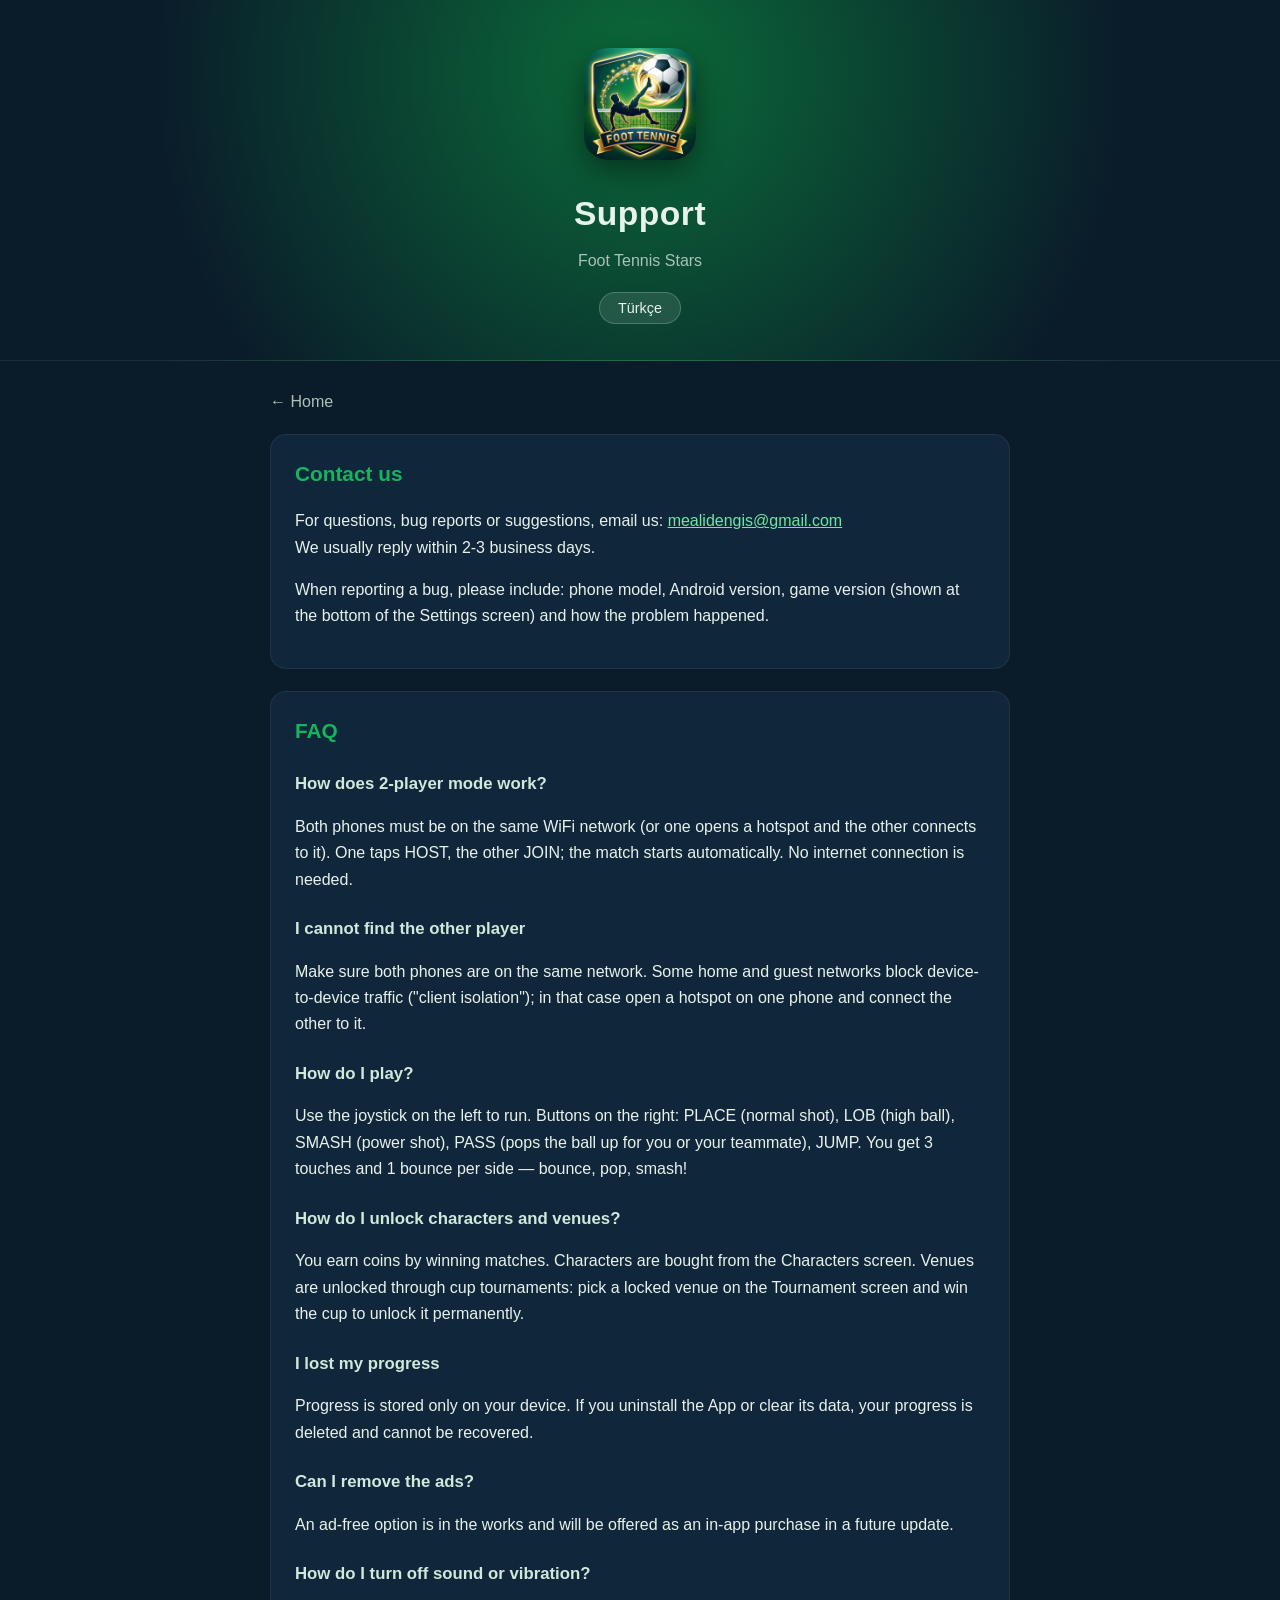
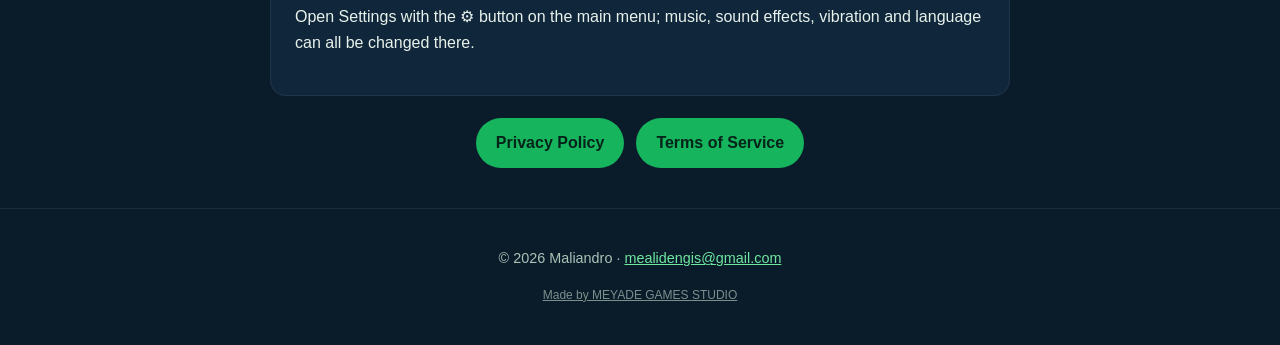
<file: support.html>
<!doctype html>
<html lang="tr">
<head>
<meta charset="utf-8">
<meta name="viewport" content="width=device-width, initial-scale=1">
<title>Destek — Foot Tennis Stars</title>
<meta name="description" content="Foot Tennis Stars destek sayfası ve sık sorulan sorular. Support and FAQ for the Foot Tennis Stars mobile game.">
<link rel="icon" href="icon.png">
<link rel="stylesheet" href="style.css">
</head>
<body>
<header class="hero">
  <img class="icon" src="icon.png" alt="Foot Tennis Stars">
  <h1 data-tr="Destek" data-en="Support">Destek</h1>
  <p class="tag">Foot Tennis Stars</p>
  <button id="lang" class="langbtn">English</button>
</header>

<main>
  <a class="back" href="index.html" data-tr="← Ana sayfa" data-en="← Home">← Ana sayfa</a>

  <section class="card">
    <h2 data-tr="Bize ulaşın" data-en="Contact us">Bize ulaşın</h2>
    <p data-tr="Soru, hata bildirimi veya öneriniz için e-posta gönderin: <a href='mailto:mealidengis@gmail.com'>mealidengis@gmail.com</a><br>Genellikle 2-3 iş günü içinde yanıt veriyoruz."
       data-en="For questions, bug reports or suggestions, email us: <a href='mailto:mealidengis@gmail.com'>mealidengis@gmail.com</a><br>We usually reply within 2-3 business days.">Soru, hata bildirimi veya öneriniz için e-posta gönderin: <a href="mailto:mealidengis@gmail.com">mealidengis@gmail.com</a><br>Genellikle 2-3 iş günü içinde yanıt veriyoruz.</p>
    <p data-tr="Hata bildirirken şunları yazarsanız çok yardımcı olur: telefon modeli, Android sürümü, oyun sürümü (Ayarlar ekranının altında yazar) ve sorunun nasıl oluştuğu."
       data-en="When reporting a bug, please include: phone model, Android version, game version (shown at the bottom of the Settings screen) and how the problem happened.">Hata bildirirken şunları yazarsanız çok yardımcı olur: telefon modeli, Android sürümü, oyun sürümü (Ayarlar ekranının altında yazar) ve sorunun nasıl oluştuğu.</p>
  </section>

  <section class="card">
    <h2 data-tr="Sık sorulanlar" data-en="FAQ">Sık sorulanlar</h2>

    <h3 data-tr="2 kişilik mod nasıl çalışır?" data-en="How does 2-player mode work?">2 kişilik mod nasıl çalışır?</h3>
    <p data-tr="İki telefon da aynı WiFi ağına bağlı olmalı (ya da biri hotspot açar, diğeri ona bağlanır). Biri menüden ODA KUR, diğeri KATIL der; maç otomatik başlar. İnternet bağlantısı gerekmez."
       data-en="Both phones must be on the same WiFi network (or one opens a hotspot and the other connects to it). One taps HOST, the other JOIN; the match starts automatically. No internet connection is needed.">İki telefon da aynı WiFi ağına bağlı olmalı (ya da biri hotspot açar, diğeri ona bağlanır). Biri menüden ODA KUR, diğeri KATIL der; maç otomatik başlar. İnternet bağlantısı gerekmez.</p>

    <h3 data-tr="Rakibi bulamıyorum" data-en="I cannot find the other player">Rakibi bulamıyorum</h3>
    <p data-tr="Aynı ağda olduğunuzdan emin olun. Bazı ev ve misafir ağlarında cihazların birbirini görmesi engellenir (&quot;client isolation&quot;); bu durumda telefonlardan biri hotspot açsın, diğeri ona bağlansın."
       data-en="Make sure both phones are on the same network. Some home and guest networks block device-to-device traffic (&quot;client isolation&quot;); in that case open a hotspot on one phone and connect the other to it.">Aynı ağda olduğunuzdan emin olun. Bazı ev ve misafir ağlarında cihazların birbirini görmesi engellenir ("client isolation"); bu durumda telefonlardan biri hotspot açsın, diğeri ona bağlansın.</p>

    <h3 data-tr="Oyunu nasıl oynarım?" data-en="How do I play?">Oyunu nasıl oynarım?</h3>
    <p data-tr="Sol taraftaki joystick ile koşarsınız. Sağdaki düğmeler: PLASE (normal vuruş), LOB (yüksek top), SMAÇ (sert vuruş), PAS (topu kendinize ya da ortağınıza yükseltir), ZIPLA. Her tarafta 3 dokunuş ve 1 sekme hakkınız var — sektir, yükselt, smaçla!"
       data-en="Use the joystick on the left to run. Buttons on the right: PLACE (normal shot), LOB (high ball), SMASH (power shot), PASS (pops the ball up for you or your teammate), JUMP. You get 3 touches and 1 bounce per side — bounce, pop, smash!">Sol taraftaki joystick ile koşarsınız. Sağdaki düğmeler: PLASE (normal vuruş), LOB (yüksek top), SMAÇ (sert vuruş), PAS (topu kendinize ya da ortağınıza yükseltir), ZIPLA. Her tarafta 3 dokunuş ve 1 sekme hakkınız var — sektir, yükselt, smaçla!</p>

    <h3 data-tr="Karakterleri ve mekanları nasıl açarım?" data-en="How do I unlock characters and venues?">Karakterleri ve mekanları nasıl açarım?</h3>
    <p data-tr="Maç kazanarak oyun içi para biriktirirsiniz. Karakterler Karakterler ekranından satın alınır. Mekanlar ise kupa turnuvalarıyla açılır: Turnuva ekranında kilitli bir mekanı seçip kupayı kazanırsanız o mekan kalıcı olarak açılır."
       data-en="You earn coins by winning matches. Characters are bought from the Characters screen. Venues are unlocked through cup tournaments: pick a locked venue on the Tournament screen and win the cup to unlock it permanently.">Maç kazanarak oyun içi para biriktirirsiniz. Karakterler Karakterler ekranından satın alınır. Mekanlar ise kupa turnuvalarıyla açılır: Turnuva ekranında kilitli bir mekanı seçip kupayı kazanırsanız o mekan kalıcı olarak açılır.</p>

    <h3 data-tr="İlerlemem kayboldu" data-en="I lost my progress">İlerlemem kayboldu</h3>
    <p data-tr="Oyun ilerlemesi yalnızca cihazınızda saklanır. Uygulamayı kaldırırsanız veya uygulama verilerini temizlerseniz ilerleme silinir ve geri getirilemez."
       data-en="Progress is stored only on your device. If you uninstall the App or clear its data, your progress is deleted and cannot be recovered.">Oyun ilerlemesi yalnızca cihazınızda saklanır. Uygulamayı kaldırırsanız veya uygulama verilerini temizlerseniz ilerleme silinir ve geri getirilemez.</p>

    <h3 data-tr="Reklamları kaldırabilir miyim?" data-en="Can I remove the ads?">Reklamları kaldırabilir miyim?</h3>
    <p data-tr="Reklamsız seçenek üzerinde çalışıyoruz; bir sonraki güncellemelerde uygulama içi satın alma olarak sunulacak."
       data-en="An ad-free option is in the works and will be offered as an in-app purchase in a future update.">Reklamsız seçenek üzerinde çalışıyoruz; bir sonraki güncellemelerde uygulama içi satın alma olarak sunulacak.</p>

    <h3 data-tr="Ses veya titreşimi nasıl kapatırım?" data-en="How do I turn off sound or vibration?">Ses veya titreşimi nasıl kapatırım?</h3>
    <p data-tr="Ana menüdeki ⚙ düğmesinden Ayarlar ekranına girin; müzik, ses efektleri, titreşim ve dil buradan değiştirilir."
       data-en="Open Settings with the ⚙ button on the main menu; music, sound effects, vibration and language can all be changed there.">Ana menüdeki ⚙ düğmesinden Ayarlar ekranına girin; müzik, ses efektleri, titreşim ve dil buradan değiştirilir.</p>
  </section>

  <nav class="links">
    <a href="privacy.html" data-tr="Gizlilik Politikası" data-en="Privacy Policy">Gizlilik Politikası</a>
    <a href="terms.html" data-tr="Kullanım Şartları" data-en="Terms of Service">Kullanım Şartları</a>
  </nav>
</main>

<footer><p>© 2026 Maliandro · <a href="mailto:mealidengis@gmail.com">mealidengis@gmail.com</a></p><div style="margin-top:8px;font-size:12px;opacity:.7"><a href="https://meyadegamesstudio.vercel.app" style="color:inherit">Made by MEYADE GAMES STUDIO</a></div></footer>
<script src="lang.js"></script>
</body>
</html>
</file>
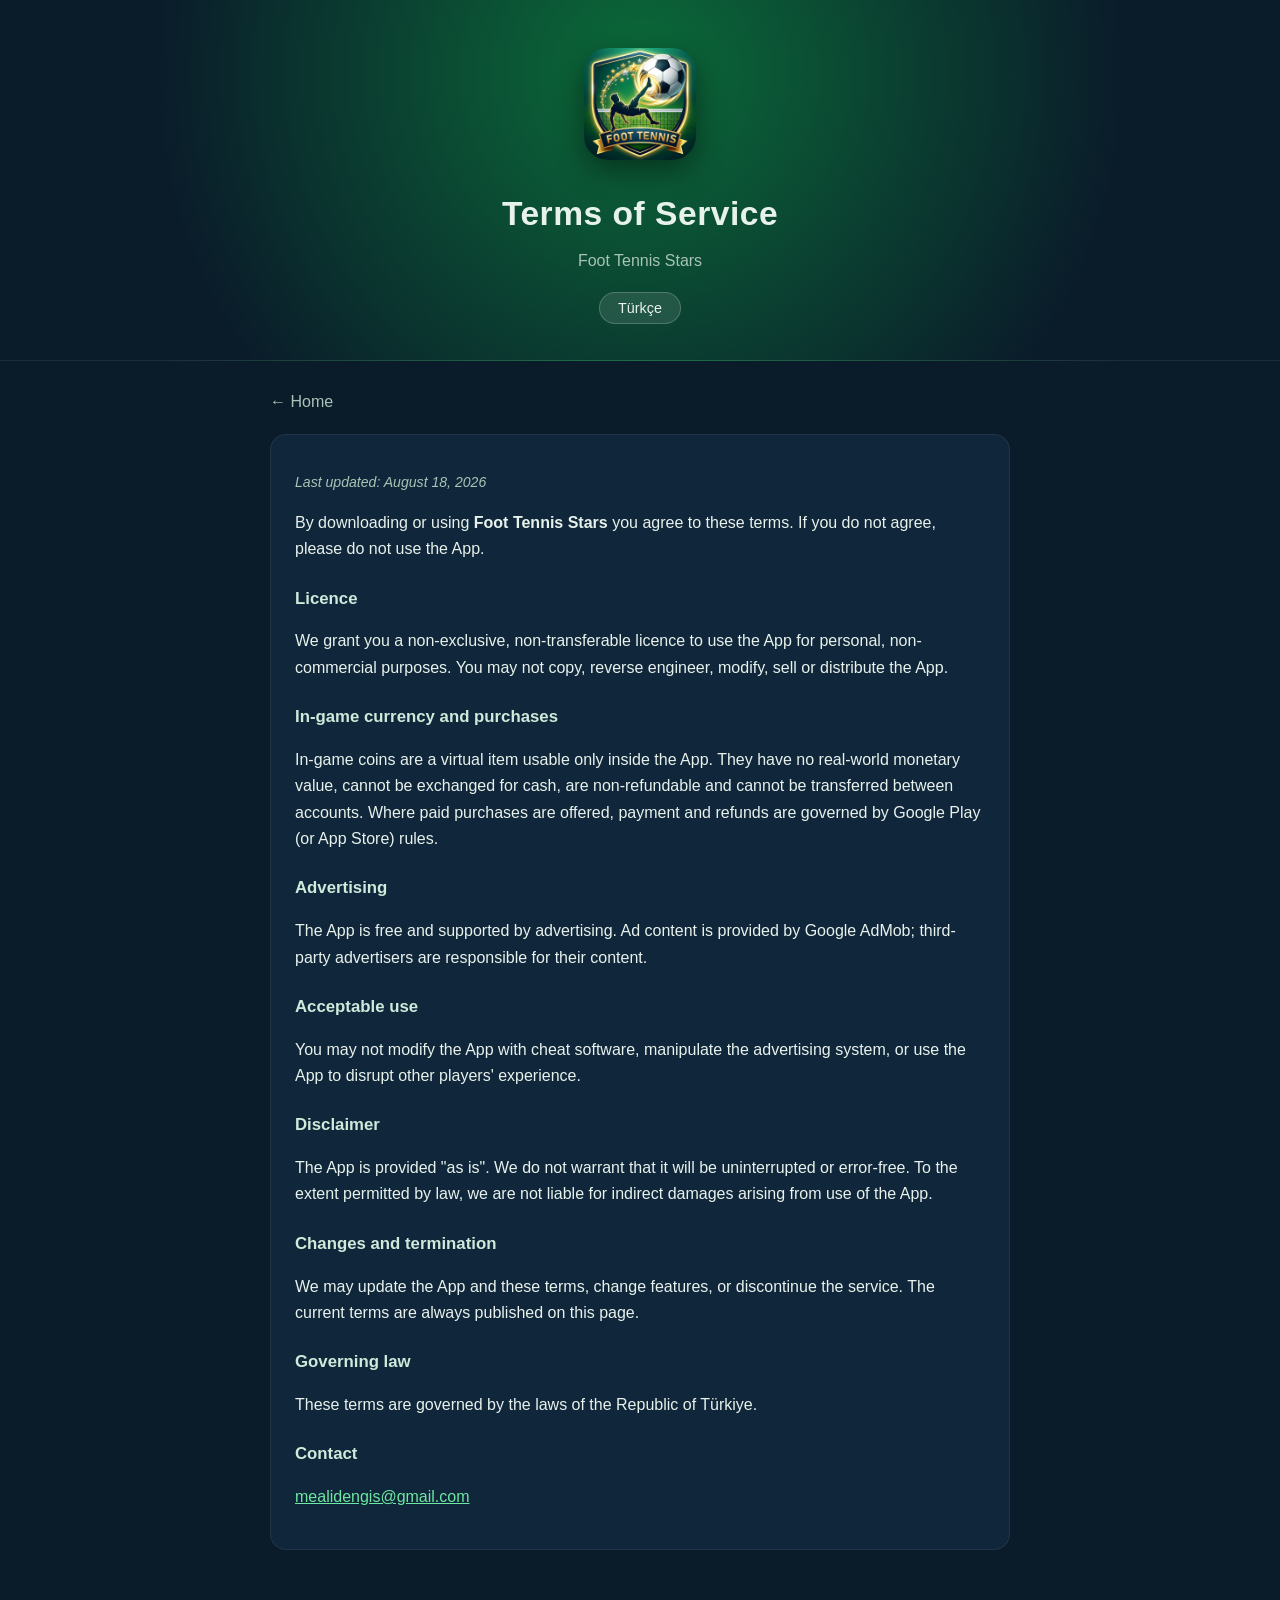
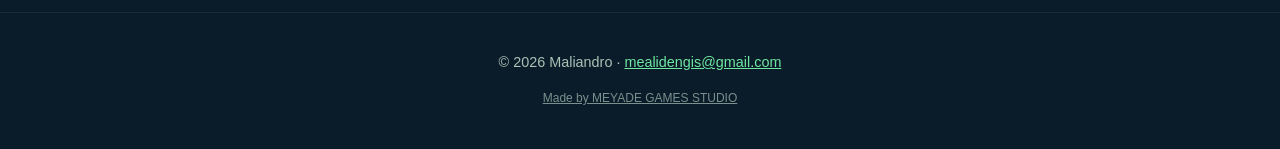
<file: terms.html>
<!doctype html>
<html lang="tr">
<head>
<meta charset="utf-8">
<meta name="viewport" content="width=device-width, initial-scale=1">
<title>Kullanım Şartları — Foot Tennis Stars</title>
<meta name="description" content="Foot Tennis Stars mobil oyununun kullanım şartları. Terms of service for the Foot Tennis Stars mobile game.">
<link rel="icon" href="icon.png">
<link rel="stylesheet" href="style.css">
</head>
<body>
<header class="hero">
  <img class="icon" src="icon.png" alt="Foot Tennis Stars">
  <h1 data-tr="Kullanım Şartları" data-en="Terms of Service">Kullanım Şartları</h1>
  <p class="tag">Foot Tennis Stars</p>
  <button id="lang" class="langbtn">English</button>
</header>

<main>
  <a class="back" href="index.html" data-tr="← Ana sayfa" data-en="← Home">← Ana sayfa</a>
  <section class="card">
    <p class="updated" data-tr="Son güncelleme: 18 Ağustos 2026" data-en="Last updated: August 18, 2026">Son güncelleme: 18 Ağustos 2026</p>

    <p data-tr="<strong>Foot Tennis Stars</strong>'ı indirerek veya kullanarak bu şartları kabul etmiş olursunuz. Kabul etmiyorsanız lütfen uygulamayı kullanmayın."
       data-en="By downloading or using <strong>Foot Tennis Stars</strong> you agree to these terms. If you do not agree, please do not use the App."><strong>Foot Tennis Stars</strong>'ı indirerek veya kullanarak bu şartları kabul etmiş olursunuz. Kabul etmiyorsanız lütfen uygulamayı kullanmayın.</p>

    <h3 data-tr="Lisans" data-en="Licence">Lisans</h3>
    <p data-tr="Size, uygulamayı kişisel ve ticari olmayan amaçlarla kullanmanız için devredilemez, münhasır olmayan bir lisans veriyoruz. Uygulamayı kopyalayamaz, tersine mühendislik yapamaz, değiştiremez, satamaz veya dağıtamazsınız."
       data-en="We grant you a non-exclusive, non-transferable licence to use the App for personal, non-commercial purposes. You may not copy, reverse engineer, modify, sell or distribute the App.">Size, uygulamayı kişisel ve ticari olmayan amaçlarla kullanmanız için devredilemez, münhasır olmayan bir lisans veriyoruz. Uygulamayı kopyalayamaz, tersine mühendislik yapamaz, değiştiremez, satamaz veya dağıtamazsınız.</p>

    <h3 data-tr="Oyun içi para ve satın almalar" data-en="In-game currency and purchases">Oyun içi para ve satın almalar</h3>
    <p data-tr="Oyun içi para yalnızca uygulama içinde kullanılan sanal bir öğedir; gerçek para değeri yoktur, nakde çevrilemez, iade edilemez ve hesaplar arasında aktarılamaz. Ücretli satın alma sunulduğunda ödeme ve iade işlemleri Google Play (veya App Store) kuralları kapsamındadır."
       data-en="In-game coins are a virtual item usable only inside the App. They have no real-world monetary value, cannot be exchanged for cash, are non-refundable and cannot be transferred between accounts. Where paid purchases are offered, payment and refunds are governed by Google Play (or App Store) rules.">Oyun içi para yalnızca uygulama içinde kullanılan sanal bir öğedir; gerçek para değeri yoktur, nakde çevrilemez, iade edilemez ve hesaplar arasında aktarılamaz. Ücretli satın alma sunulduğunda ödeme ve iade işlemleri Google Play (veya App Store) kuralları kapsamındadır.</p>

    <h3 data-tr="Reklamlar" data-en="Advertising">Reklamlar</h3>
    <p data-tr="Uygulama ücretsizdir ve reklamlarla desteklenir. Reklam içeriği Google AdMob tarafından sağlanır; içerikten üçüncü taraf reklam verenler sorumludur."
       data-en="The App is free and supported by advertising. Ad content is provided by Google AdMob; third-party advertisers are responsible for their content.">Uygulama ücretsizdir ve reklamlarla desteklenir. Reklam içeriği Google AdMob tarafından sağlanır; içerikten üçüncü taraf reklam verenler sorumludur.</p>

    <h3 data-tr="Kabul edilebilir kullanım" data-en="Acceptable use">Kabul edilebilir kullanım</h3>
    <p data-tr="Uygulamayı hile yazılımlarıyla değiştirmek, reklam sistemini manipüle etmek veya diğer oyuncuların deneyimini bozmak amacıyla kullanamazsınız."
       data-en="You may not modify the App with cheat software, manipulate the advertising system, or use the App to disrupt other players' experience.">Uygulamayı hile yazılımlarıyla değiştirmek, reklam sistemini manipüle etmek veya diğer oyuncuların deneyimini bozmak amacıyla kullanamazsınız.</p>

    <h3 data-tr="Garanti reddi" data-en="Disclaimer">Garanti reddi</h3>
    <p data-tr="Uygulama &quot;olduğu gibi&quot; sunulur. Kesintisiz veya hatasız çalışacağına dair garanti verilmez. Yasaların izin verdiği ölçüde, uygulamanın kullanımından doğan dolaylı zararlardan sorumlu tutulamayız."
       data-en="The App is provided &quot;as is&quot;. We do not warrant that it will be uninterrupted or error-free. To the extent permitted by law, we are not liable for indirect damages arising from use of the App.">Uygulama "olduğu gibi" sunulur. Kesintisiz veya hatasız çalışacağına dair garanti verilmez. Yasaların izin verdiği ölçüde, uygulamanın kullanımından doğan dolaylı zararlardan sorumlu tutulamayız.</p>

    <h3 data-tr="Değişiklikler ve sonlandırma" data-en="Changes and termination">Değişiklikler ve sonlandırma</h3>
    <p data-tr="Uygulamayı ve bu şartları güncelleyebilir, özellikleri değiştirebilir veya hizmeti sonlandırabiliriz. Güncel şartlar her zaman bu sayfada yayımlanır."
       data-en="We may update the App and these terms, change features, or discontinue the service. The current terms are always published on this page.">Uygulamayı ve bu şartları güncelleyebilir, özellikleri değiştirebilir veya hizmeti sonlandırabiliriz. Güncel şartlar her zaman bu sayfada yayımlanır.</p>

    <h3 data-tr="Geçerli hukuk" data-en="Governing law">Geçerli hukuk</h3>
    <p data-tr="Bu şartlar Türkiye Cumhuriyeti yasalarına tabidir."
       data-en="These terms are governed by the laws of the Republic of Türkiye.">Bu şartlar Türkiye Cumhuriyeti yasalarına tabidir.</p>

    <h3 data-tr="İletişim" data-en="Contact">İletişim</h3>
    <p data-tr="<a href='mailto:mealidengis@gmail.com'>mealidengis@gmail.com</a>"
       data-en="<a href='mailto:mealidengis@gmail.com'>mealidengis@gmail.com</a>"><a href="mailto:mealidengis@gmail.com">mealidengis@gmail.com</a></p>
  </section>
</main>

<footer><p>© 2026 Maliandro · <a href="mailto:mealidengis@gmail.com">mealidengis@gmail.com</a></p><div style="margin-top:8px;font-size:12px;opacity:.7"><a href="https://meyadegamesstudio.vercel.app" style="color:inherit">Made by MEYADE GAMES STUDIO</a></div></footer>
<script src="lang.js"></script>
</body>
</html>
</file>
<file: style.css>
:root {
  --green: #16b45c;
  --green-deep: #0b6b39;
  --navy: #0a1b2a;
  --navy-soft: #10263a;
  --text: #e8f2ec;
  --muted: #a9c3b6;
}
* { box-sizing: border-box; }
body {
  margin: 0;
  font-family: -apple-system, BlinkMacSystemFont, "Segoe UI", Roboto, Arial, sans-serif;
  background: var(--navy);
  color: var(--text);
  line-height: 1.65;
}
a { color: #6ee7a0; }
.hero {
  text-align: center;
  padding: 48px 20px 36px;
  background: radial-gradient(circle at 50% 20%, var(--green-deep), var(--navy) 70%);
  border-bottom: 1px solid rgba(255,255,255,.08);
}
.hero .icon {
  width: 112px; height: 112px;
  border-radius: 24px;
  box-shadow: 0 10px 30px rgba(0,0,0,.45);
}
.hero h1 { margin: 18px 0 6px; font-size: 2.1rem; letter-spacing: .5px; }
.hero .tag { margin: 0; color: var(--muted); }
.langbtn {
  margin-top: 18px;
  background: rgba(255,255,255,.1);
  color: var(--text);
  border: 1px solid rgba(255,255,255,.2);
  border-radius: 999px;
  padding: 7px 18px;
  font-size: .9rem;
  cursor: pointer;
}
.langbtn:hover { background: rgba(255,255,255,.18); }
main { max-width: 780px; margin: 0 auto; padding: 28px 20px 40px; }
.card {
  background: var(--navy-soft);
  border: 1px solid rgba(255,255,255,.07);
  border-radius: 16px;
  padding: 22px 24px;
  margin-bottom: 22px;
}
h2 { color: var(--green); margin-top: 0; font-size: 1.3rem; }
h3 { color: #cfe9db; font-size: 1.05rem; margin: 22px 0 6px; }
.feat { list-style: none; padding: 0; margin: 16px 0 0; }
.feat li { padding: 6px 0 6px 26px; position: relative; }
.feat li::before { content: "⚽"; position: absolute; left: 0; }
.links { display: flex; flex-wrap: wrap; gap: 12px; justify-content: center; }
.links a {
  background: var(--green);
  color: #06231a;
  font-weight: 700;
  text-decoration: none;
  padding: 12px 20px;
  border-radius: 999px;
}
.links a:hover { background: #22d06c; }
.back { display: inline-block; margin-bottom: 18px; color: var(--muted); text-decoration: none; }
footer {
  text-align: center;
  padding: 24px 20px 40px;
  color: var(--muted);
  font-size: .9rem;
  border-top: 1px solid rgba(255,255,255,.07);
}
.updated { color: var(--muted); font-size: .88rem; font-style: italic; }
</file>
